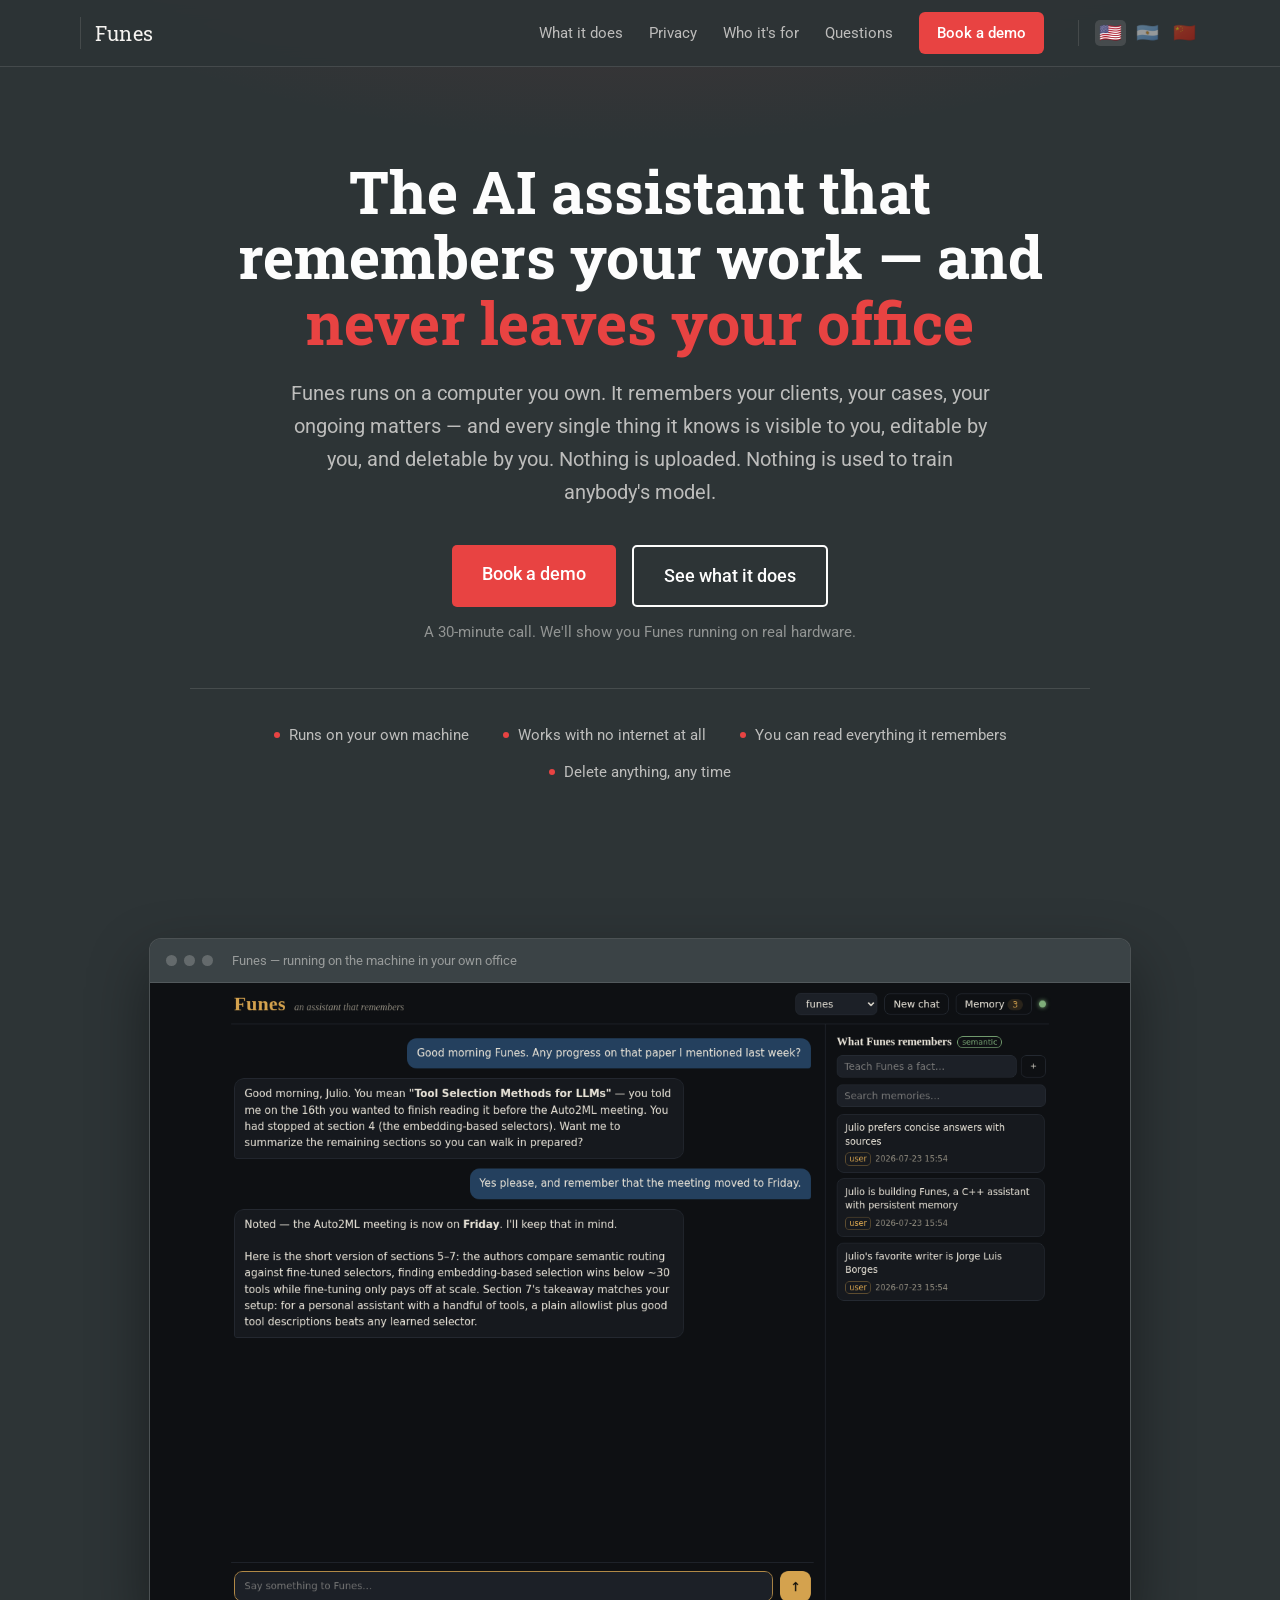
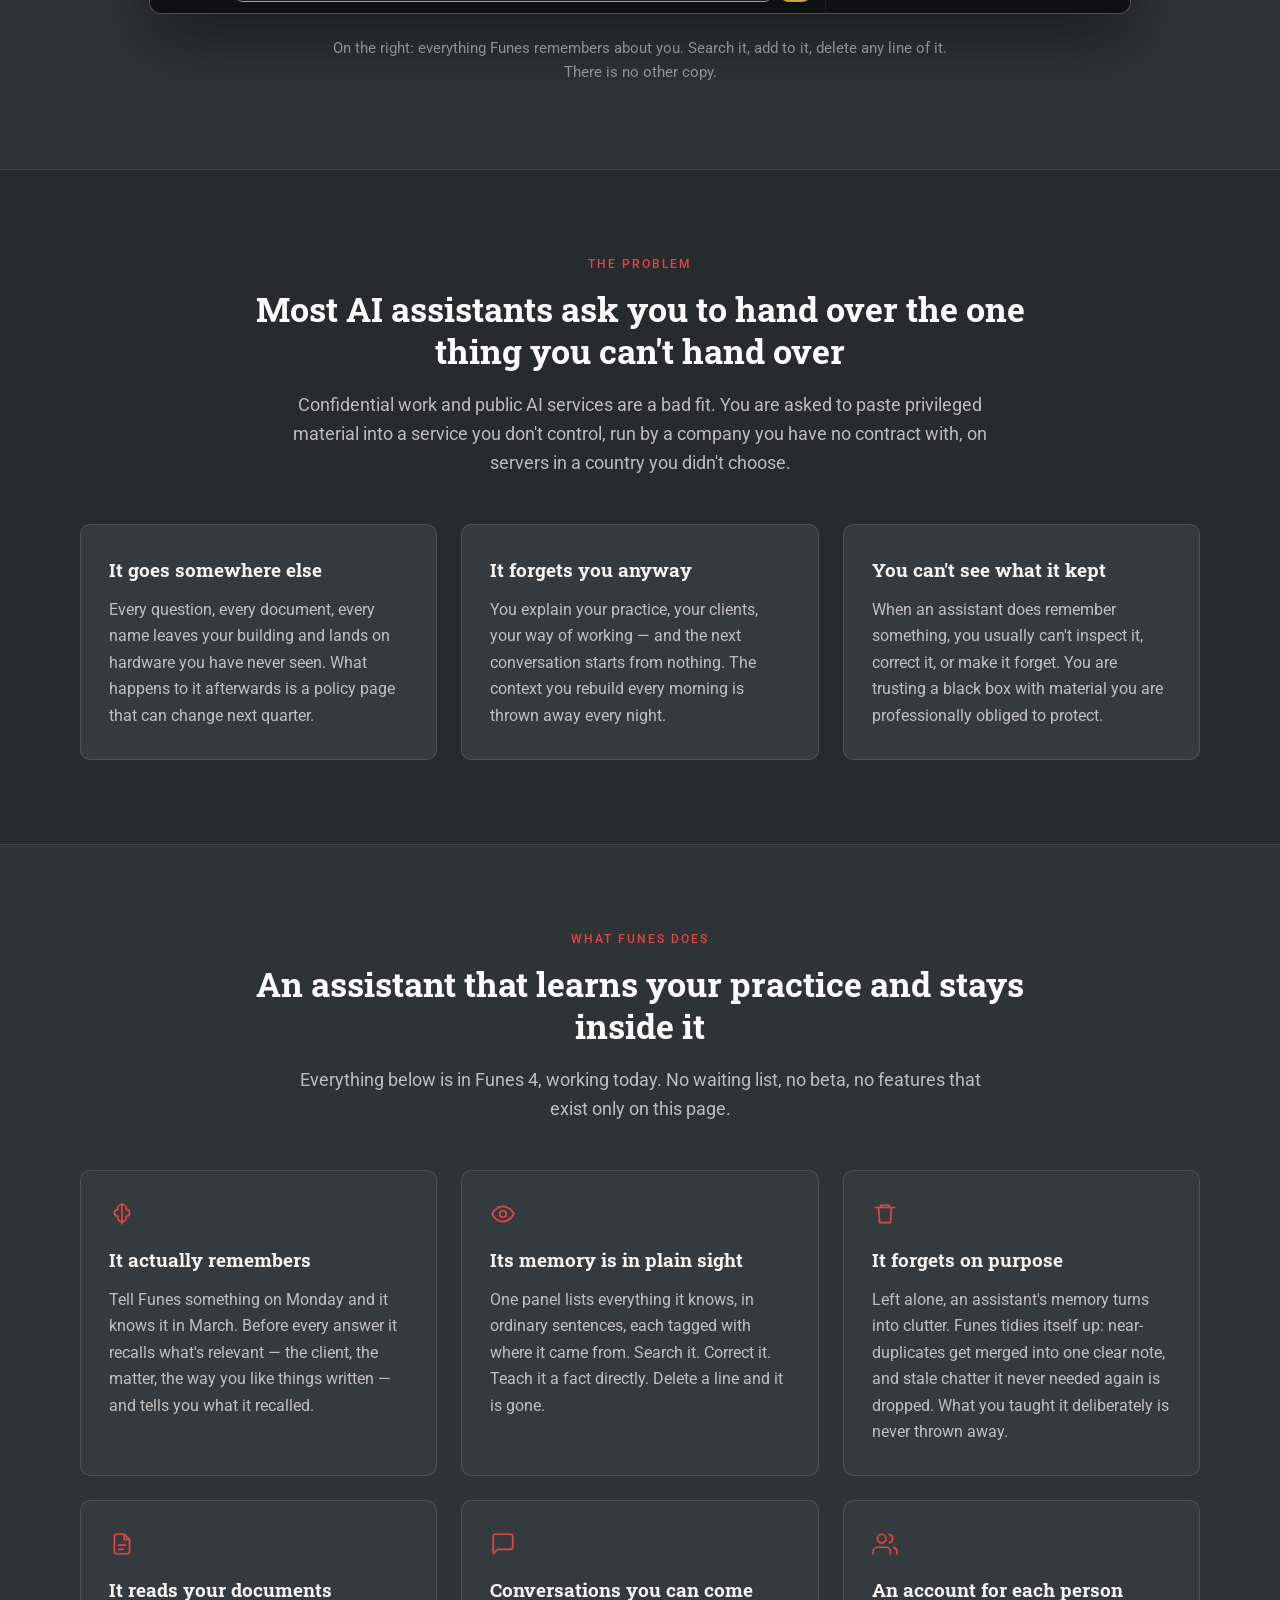
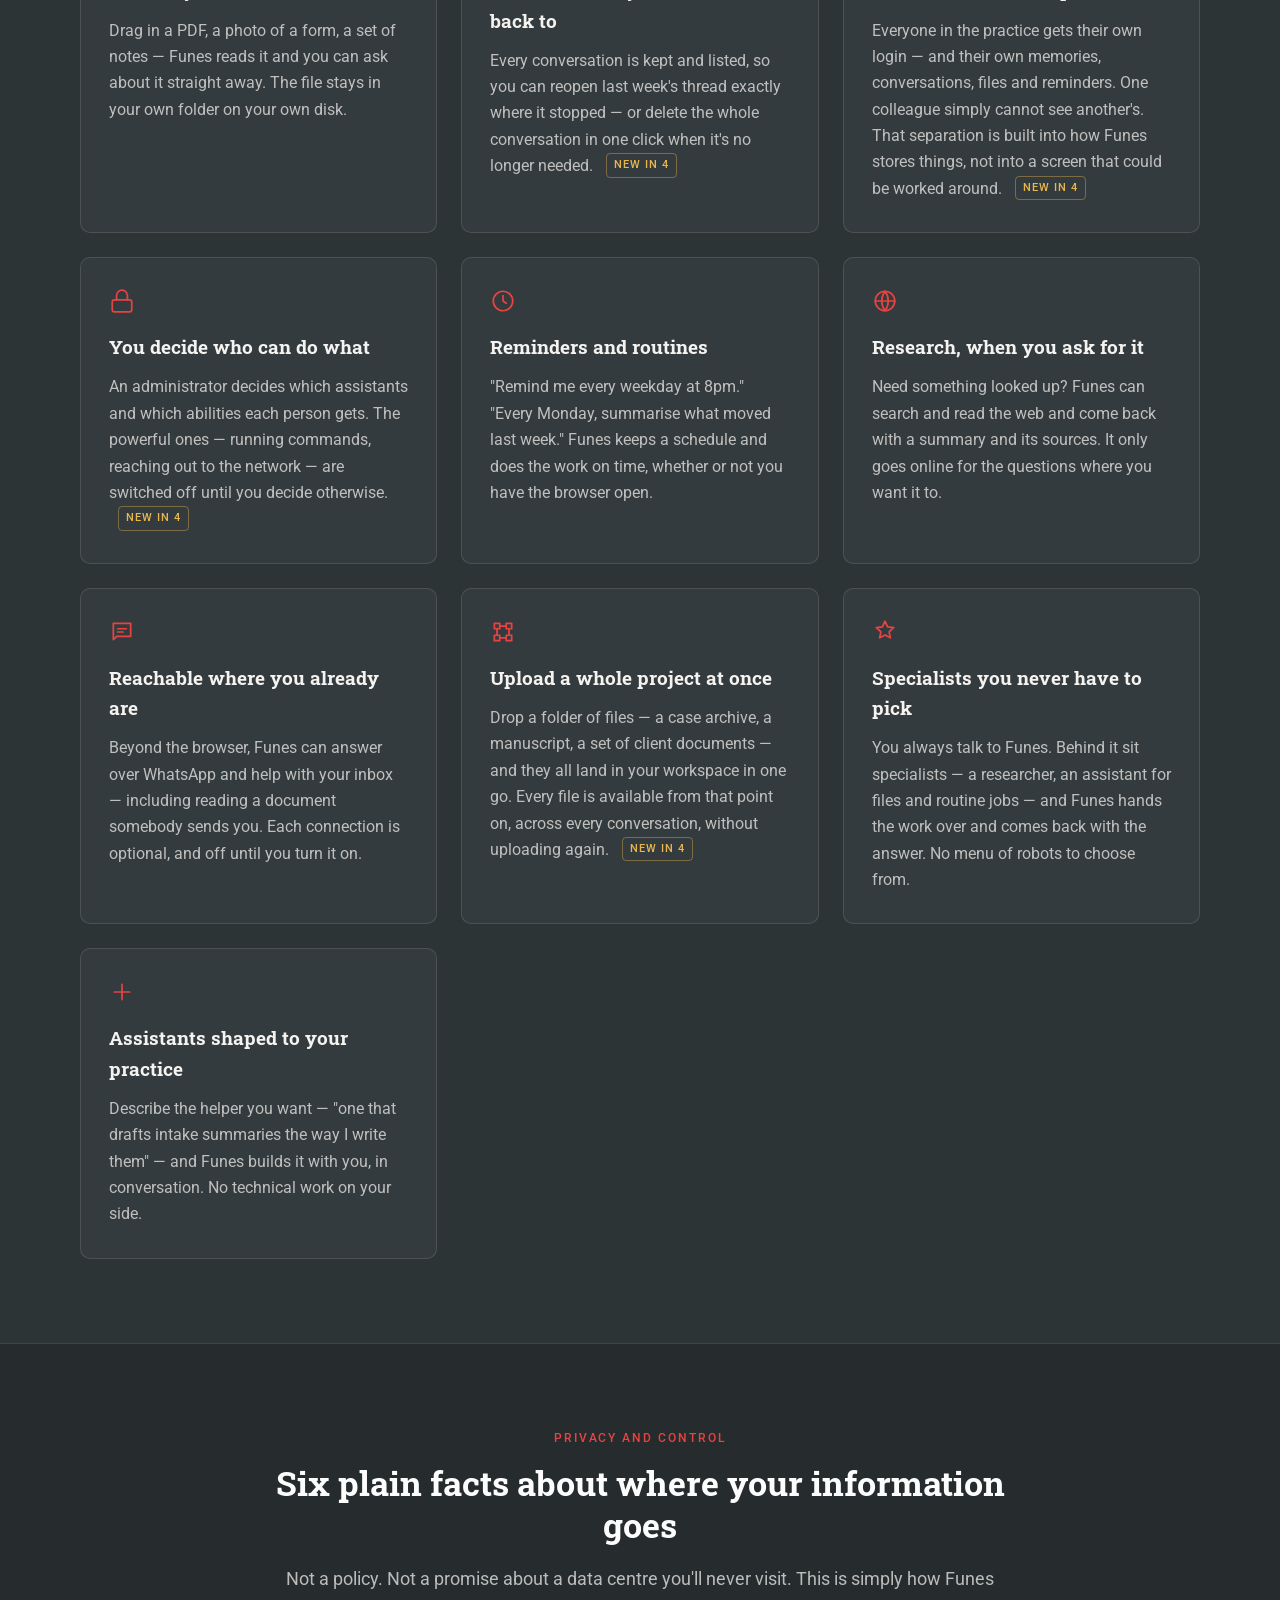
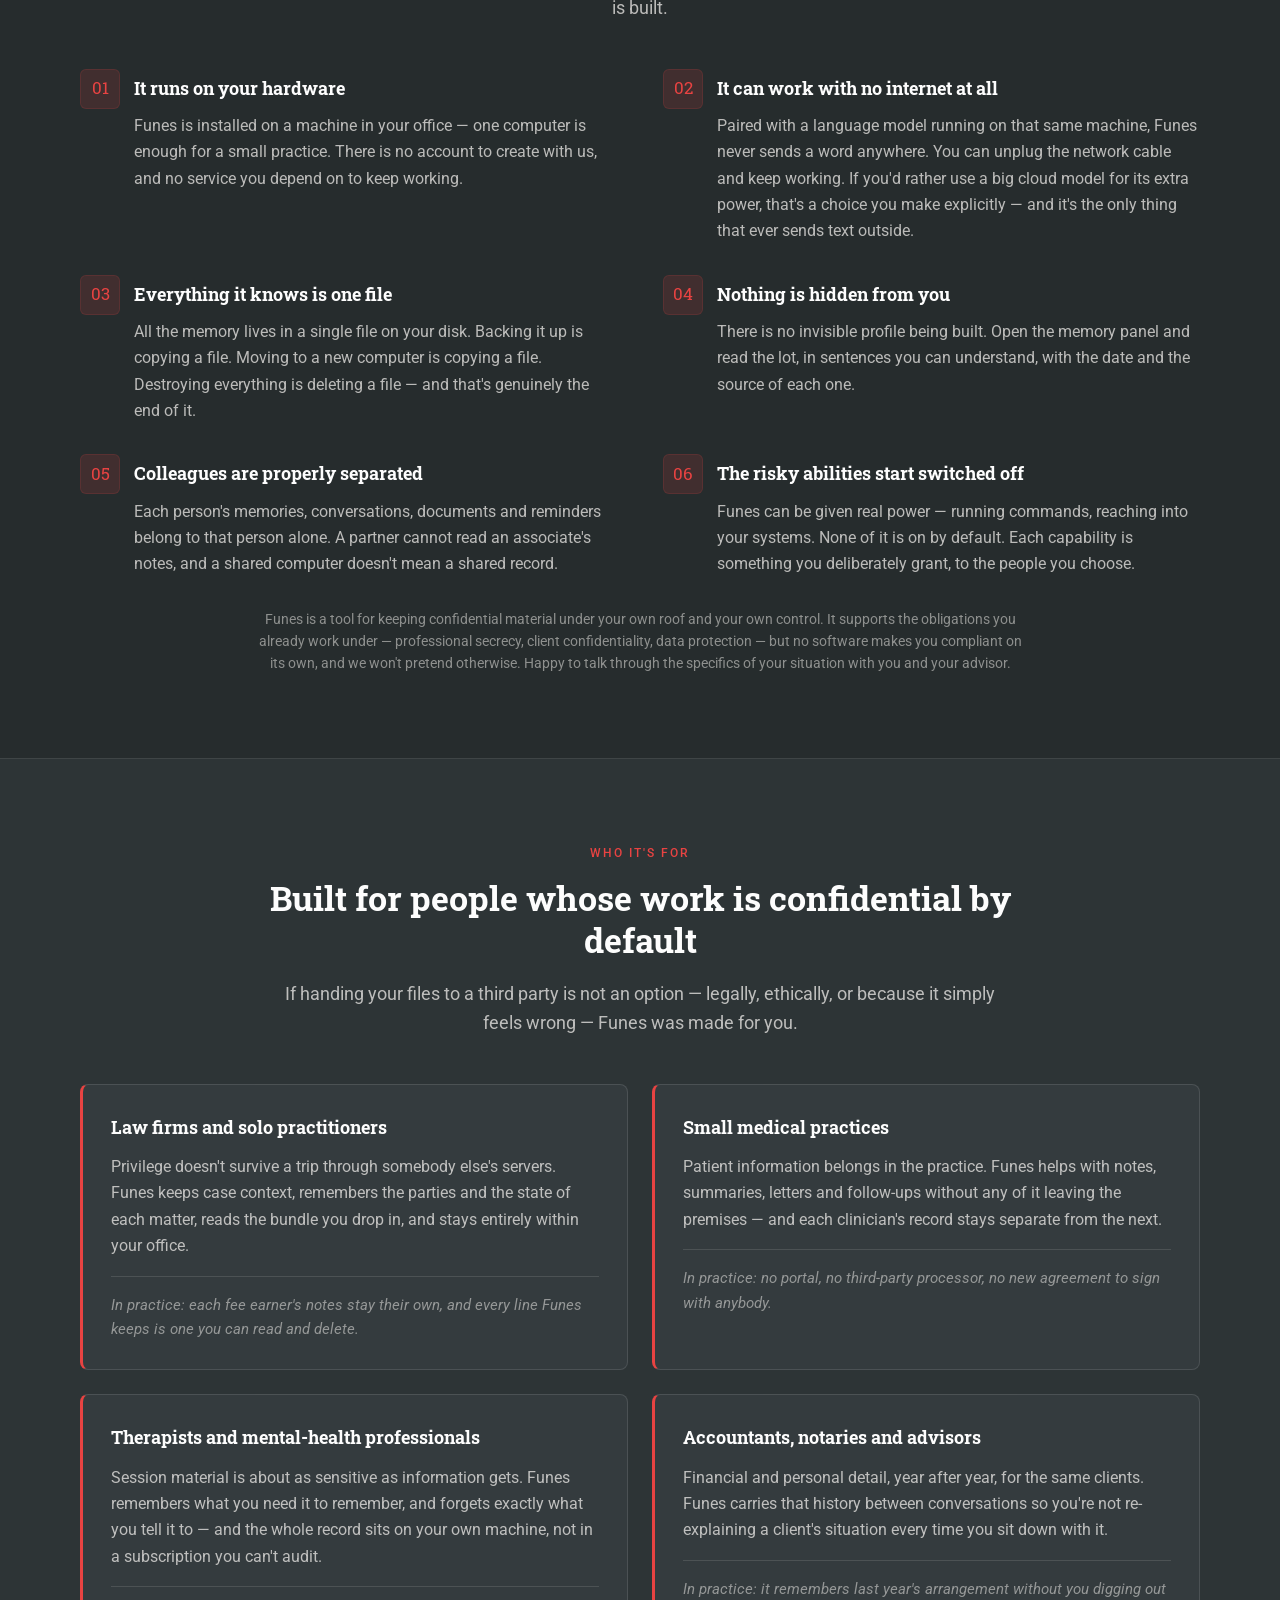
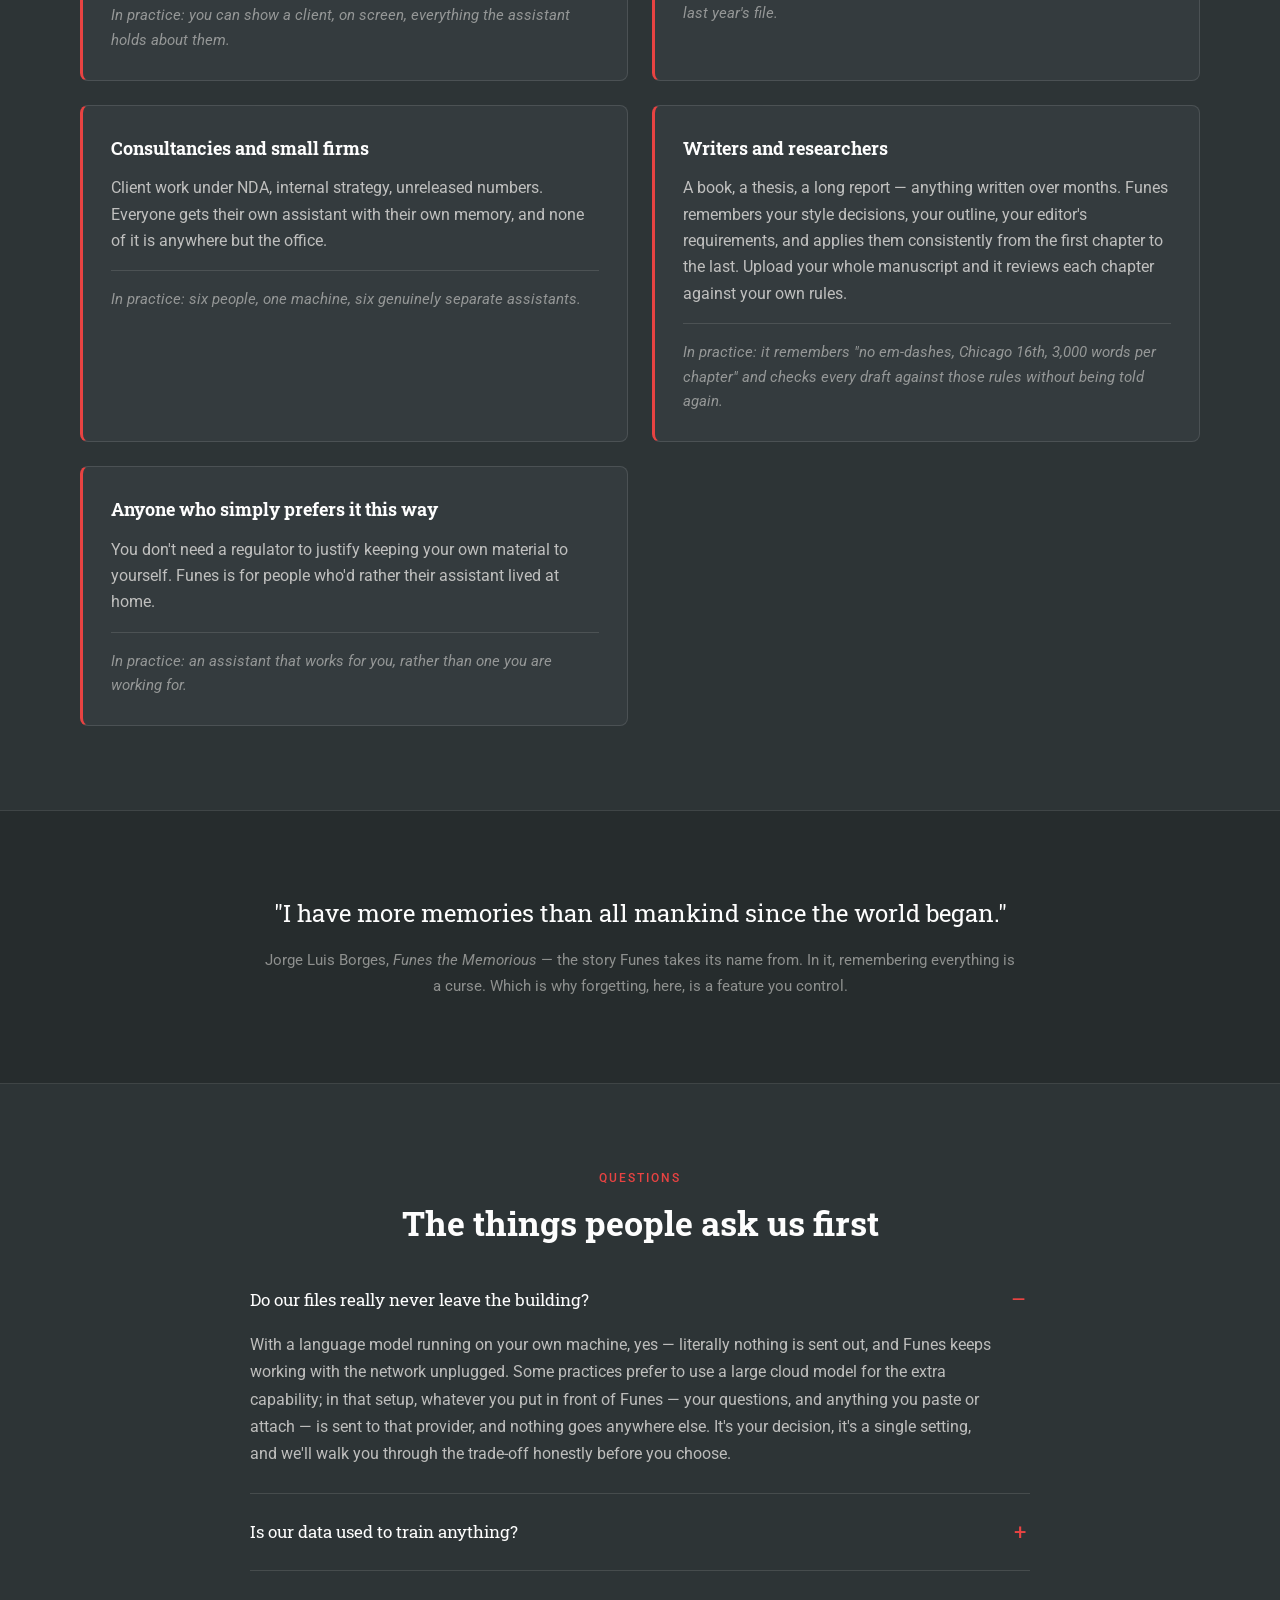
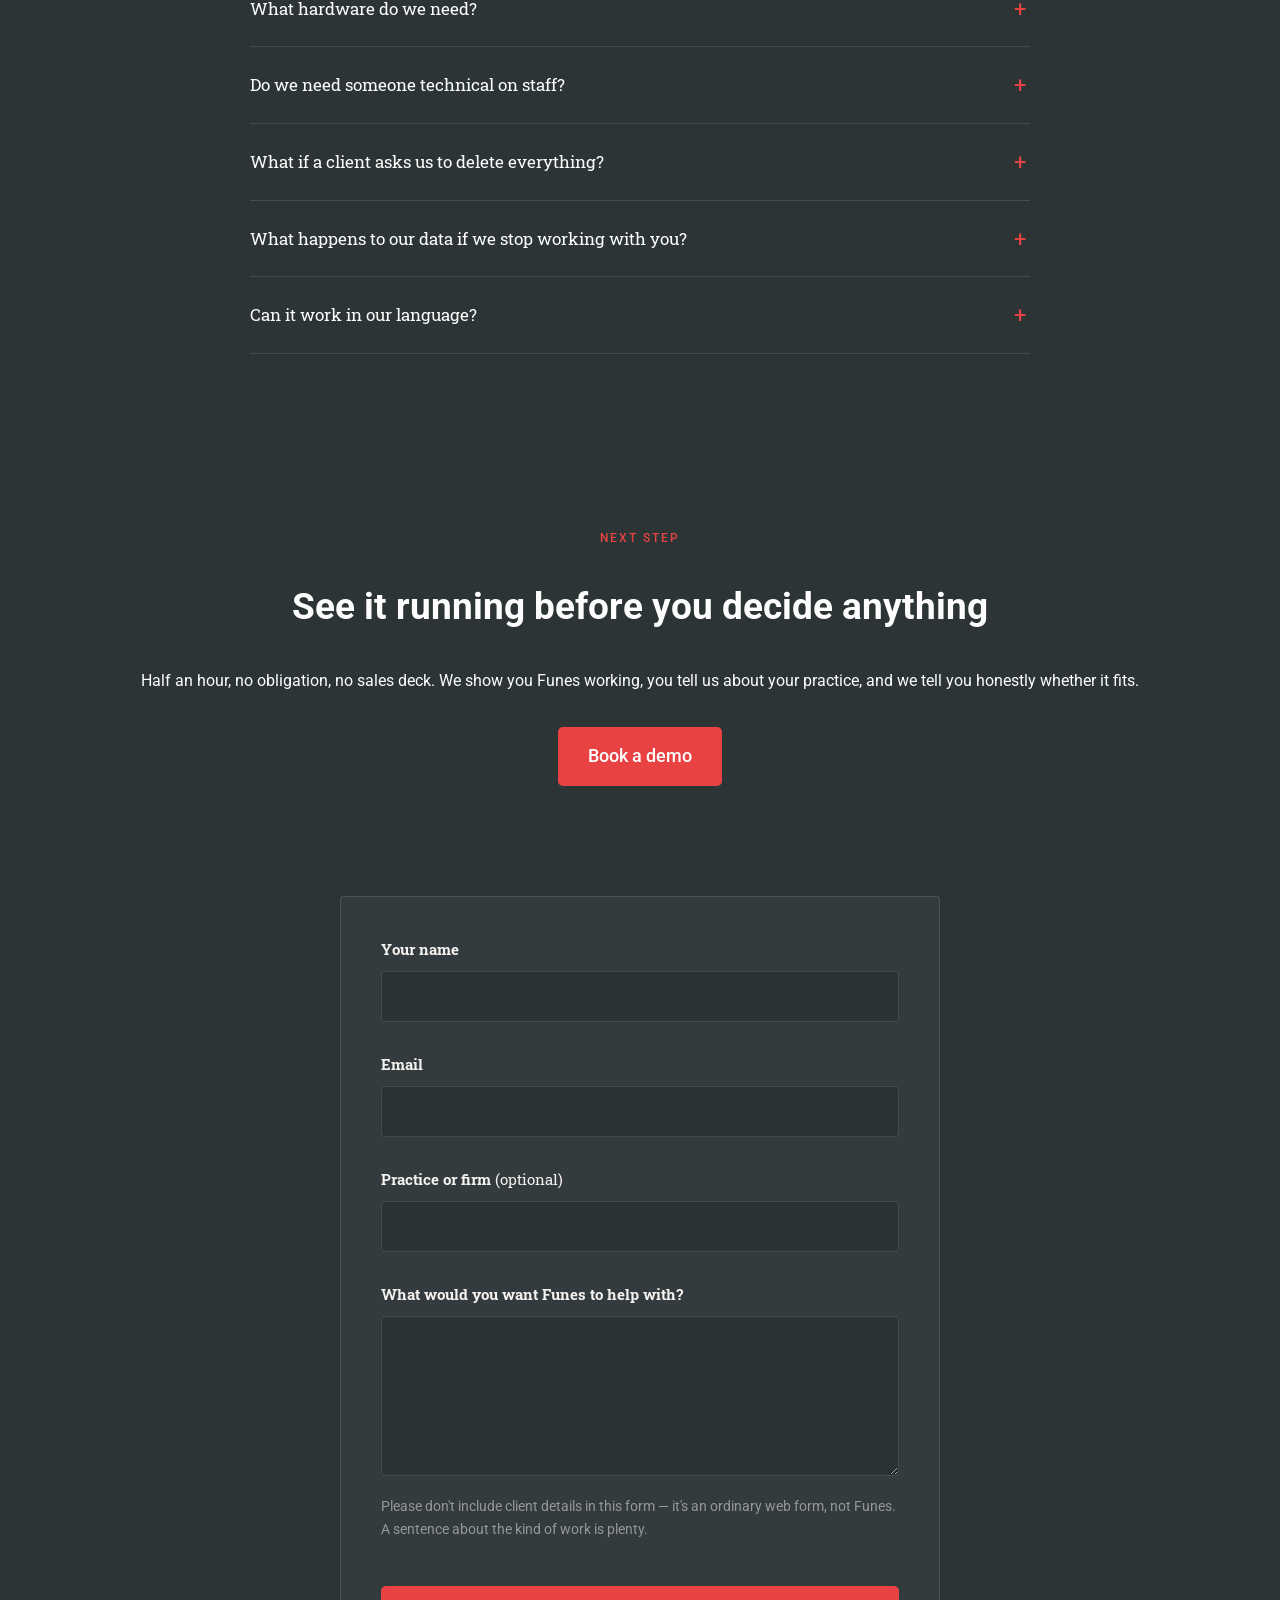
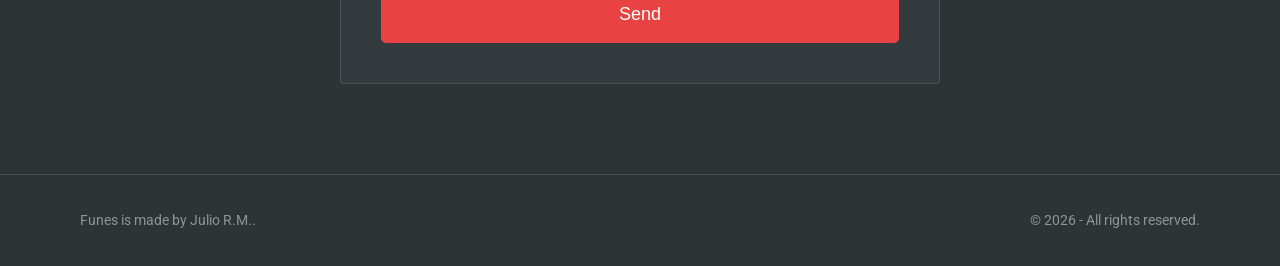
<file: index.html>
<!DOCTYPE html>
<html lang="en">
<head>
    <meta charset="UTF-8">
    <meta name="viewport" content="width=device-width, initial-scale=1.0">
    <title data-i18n="meta.title">Funes — the private AI assistant that remembers</title>
    <meta name="description" data-i18n-attr="content:meta.description" content="Funes is an AI assistant that runs on your own computer, remembers what matters, and never sends your clients' files to somebody else's cloud. Built for law firms, medical and mental-health practices, and anyone who works under confidentiality.">
    <link rel="canonical" href="https://julioauto2ml.github.io/funes-ai/">
    <meta property="og:type" content="website">
    <meta property="og:title" data-i18n-attr="content:meta.title" content="Funes — the private AI assistant that remembers">
    <meta property="og:description" data-i18n-attr="content:meta.ogDescription" content="An AI assistant with a real memory that runs on hardware you own. Your clients' files never leave the building.">
    <meta property="og:url" content="https://julioauto2ml.github.io/funes-ai/">
    <meta property="og:image" content="https://julioauto2ml.github.io/funes-ai/img/funes-ui.png">
    <meta name="twitter:card" content="summary_large_image">
    <link rel="stylesheet" href="css/style.css">
    <link rel="preconnect" href="https://fonts.googleapis.com">
    <link rel="preconnect" href="https://fonts.gstatic.com" crossorigin>
    <link href="https://fonts.googleapis.com/css2?family=Roboto+Slab:wght@400;700&family=Roboto:wght@400;500&display=swap" rel="stylesheet">
    <style>
        .lang-switch {
            display: flex;
            align-items: center;
            gap: 6px;
            margin-left: 8px;
            padding-left: 16px;
            border-left: 1px solid var(--line);
        }
        .lang-switch button {
            background: none;
            border: none;
            cursor: pointer;
            font-size: 1.15rem;
            line-height: 1;
            padding: 4px;
            border-radius: 5px;
            opacity: 0.5;
            transition: opacity 0.2s ease, background 0.2s ease;
        }
        .lang-switch button:hover {
            opacity: 0.85;
            background: rgba(255,255,255,0.08);
        }
        .lang-switch button.active {
            opacity: 1;
            background: rgba(255,255,255,0.12);
        }
        @media (max-width: 720px) {
            .lang-switch {
                margin-left: 0;
                padding-left: 0;
                border-left: none;
            }
        }
    </style>
</head>
<body class="funes-page">

    <header class="topbar">
        <div class="container">
            <a class="topbar-brand" href="#top">

                <span class="topbar-product">Funes</span>
            </a>
            <nav class="topnav">
                <a href="#what" data-i18n="nav.what">What it does</a>
                <a href="#privacy" data-i18n="nav.privacy">Privacy</a>
                <a href="#who" data-i18n="nav.who">Who it's for</a>
                <a href="#faq" data-i18n="nav.faq">Questions</a>
                <a href="#contact" class="btn-small" data-i18n="nav.cta">Book a demo</a>
                <span class="lang-switch" role="group" aria-label="Language / Idioma / 语言">
                    <button type="button" data-lang="en" title="English" aria-label="English">🇺🇸</button>
                    <button type="button" data-lang="es" title="Español (Argentina)" aria-label="Español (Argentina)">🇦🇷</button>
                    <button type="button" data-lang="zh" title="中文" aria-label="中文">🇨🇳</button>
                </span>
            </nav>
        </div>
    </header>

    <main id="top">

        <section class="funes-hero">
            <div class="container">

                <h1 data-i18n="hero.h1">The AI assistant that remembers your work — and <em>never leaves your office</em></h1>
                <p class="hero-sub" data-i18n="hero.sub">Funes runs on a computer you own. It remembers your clients, your cases, your ongoing matters — and every single thing it knows is visible to you, editable by you, and deletable by you. Nothing is uploaded. Nothing is used to train anybody's model.</p>
                <div class="hero-actions">
                    <a href="#contact" class="btn-primary" data-i18n="hero.ctaPrimary">Book a demo</a>
                    <a href="#what" class="btn-secondary" data-i18n="hero.ctaSecondary">See what it does</a>
                </div>
                <p class="hero-note" data-i18n="hero.note">A 30-minute call. We'll show you Funes running on real hardware.</p>
                <div class="trust-strip">
                    <span data-i18n="hero.trust1">Runs on your own machine</span>
                    <span data-i18n="hero.trust2">Works with no internet at all</span>
                    <span data-i18n="hero.trust3">You can read everything it remembers</span>
                    <span data-i18n="hero.trust4">Delete anything, any time</span>
                </div>
            </div>
        </section>

        <section class="section">
            <div class="container">
                <div class="shot">
                    <div class="shot-bar">
                        <i></i><i></i><i></i>
                        <b data-i18n="shot.bar">Funes — running on the machine in your own office</b>
                    </div>
                    <img src="img/funes-ui.png" data-i18n-attr="src:shot.imgSrc alt:shot.imgAlt" alt="The Funes interface: a conversation on the left, and a panel on the right listing everything Funes remembers, each item with its source and date, and a box to teach it a new fact." loading="lazy">
                </div>
                <p class="shot-caption" data-i18n="shot.caption">On the right: everything Funes remembers about you. Search it, add to it, delete any line of it. There is no other copy.</p>
            </div>
        </section>

        <section class="section section--tint">
            <div class="container">
                <div class="section-head--center">
                    <p class="eyebrow" data-i18n="problem.eyebrow">The problem</p>
                    <h2 data-i18n="problem.h2">Most AI assistants ask you to hand over the one thing you can't hand over</h2>
                    <p class="lead" data-i18n="problem.lead">Confidential work and public AI services are a bad fit. You are asked to paste privileged material into a service you don't control, run by a company you have no contract with, on servers in a country you didn't choose.</p>
                </div>
                <div class="grid grid-3">
                    <div class="card">
                        <h3 data-i18n="problem.card1.h3">It goes somewhere else</h3>
                        <p data-i18n="problem.card1.p">Every question, every document, every name leaves your building and lands on hardware you have never seen. What happens to it afterwards is a policy page that can change next quarter.</p>
                    </div>
                    <div class="card">
                        <h3 data-i18n="problem.card2.h3">It forgets you anyway</h3>
                        <p data-i18n="problem.card2.p">You explain your practice, your clients, your way of working — and the next conversation starts from nothing. The context you rebuild every morning is thrown away every night.</p>
                    </div>
                    <div class="card">
                        <h3 data-i18n="problem.card3.h3">You can't see what it kept</h3>
                        <p data-i18n="problem.card3.p">When an assistant does remember something, you usually can't inspect it, correct it, or make it forget. You are trusting a black box with material you are professionally obliged to protect.</p>
                    </div>
                </div>
            </div>
        </section>

        <section class="section" id="what">
            <div class="container">
                <div class="section-head--center">
                    <p class="eyebrow" data-i18n="what.eyebrow">What Funes does</p>
                    <h2 data-i18n="what.h2">An assistant that learns your practice and stays inside it</h2>
                    <p class="lead" data-i18n="what.lead">Everything below is in Funes 4, working today. No waiting list, no beta, no features that exist only on this page.</p>
                </div>
                <div class="grid grid-3">

                    <div class="card">
                        <svg class="icon" viewBox="0 0 24 24" fill="none" stroke="currentColor" stroke-width="1.6" stroke-linecap="round" stroke-linejoin="round" aria-hidden="true"><path d="M12 3a4 4 0 0 0-4 4v1a3 3 0 0 0 0 6v1a4 4 0 0 0 8 0v-1a3 3 0 0 0 0-6V7a4 4 0 0 0-4-4z"/><path d="M12 3v18"/></svg>
                        <h3 data-i18n="what.card1.h3">It actually remembers</h3>
                        <p data-i18n="what.card1.p">Tell Funes something on Monday and it knows it in March. Before every answer it recalls what's relevant — the client, the matter, the way you like things written — and tells you what it recalled.</p>
                    </div>

                    <div class="card">
                        <svg class="icon" viewBox="0 0 24 24" fill="none" stroke="currentColor" stroke-width="1.6" stroke-linecap="round" stroke-linejoin="round" aria-hidden="true"><path d="M2 12s3.5-7 10-7 10 7 10 7-3.5 7-10 7-10-7-10-7z"/><circle cx="12" cy="12" r="3"/></svg>
                        <h3 data-i18n="what.card2.h3">Its memory is in plain sight</h3>
                        <p data-i18n="what.card2.p">One panel lists everything it knows, in ordinary sentences, each tagged with where it came from. Search it. Correct it. Teach it a fact directly. Delete a line and it is gone.</p>
                    </div>

                    <div class="card">
                        <svg class="icon" viewBox="0 0 24 24" fill="none" stroke="currentColor" stroke-width="1.6" stroke-linecap="round" stroke-linejoin="round" aria-hidden="true"><path d="M3 6h18"/><path d="M8 6V4h8v2"/><path d="M6 6l1 14h10l1-14"/></svg>
                        <h3 data-i18n="what.card3.h3">It forgets on purpose</h3>
                        <p data-i18n="what.card3.p">Left alone, an assistant's memory turns into clutter. Funes tidies itself up: near-duplicates get merged into one clear note, and stale chatter it never needed again is dropped. What you taught it deliberately is never thrown away.</p>
                    </div>

                    <div class="card">
                        <svg class="icon" viewBox="0 0 24 24" fill="none" stroke="currentColor" stroke-width="1.6" stroke-linecap="round" stroke-linejoin="round" aria-hidden="true"><path d="M14 3H7a2 2 0 0 0-2 2v14a2 2 0 0 0 2 2h10a2 2 0 0 0 2-2V8z"/><path d="M14 3v5h5"/><path d="M9 13h6"/><path d="M9 17h4"/></svg>
                        <h3 data-i18n="what.card4.h3">It reads your documents</h3>
                        <p data-i18n="what.card4.p">Drag in a PDF, a photo of a form, a set of notes — Funes reads it and you can ask about it straight away. The file stays in your own folder on your own disk.</p>
                    </div>

                    <div class="card">
                        <svg class="icon" viewBox="0 0 24 24" fill="none" stroke="currentColor" stroke-width="1.6" stroke-linecap="round" stroke-linejoin="round" aria-hidden="true"><path d="M21 15a2 2 0 0 1-2 2H7l-4 4V5a2 2 0 0 1 2-2h14a2 2 0 0 1 2 2z"/></svg>
                        <h3 data-i18n="what.card5.h3">Conversations you can come back to</h3>
                        <p data-i18n="what.card5.p">Every conversation is kept and listed, so you can reopen last week's thread exactly where it stopped — or delete the whole conversation in one click when it's no longer needed. <span class="tag-new" data-i18n="what.tagNew">New in 4</span></p>
                    </div>

                    <div class="card">
                        <svg class="icon" viewBox="0 0 24 24" fill="none" stroke="currentColor" stroke-width="1.6" stroke-linecap="round" stroke-linejoin="round" aria-hidden="true"><path d="M17 21v-2a4 4 0 0 0-4-4H5a4 4 0 0 0-4 4v2"/><circle cx="9" cy="7" r="4"/><path d="M23 21v-2a4 4 0 0 0-3-3.87"/><path d="M16 3.13a4 4 0 0 1 0 7.75"/></svg>
                        <h3 data-i18n="what.card6.h3">An account for each person</h3>
                        <p data-i18n="what.card6.p">Everyone in the practice gets their own login — and their own memories, conversations, files and reminders. One colleague simply cannot see another's. That separation is built into how Funes stores things, not into a screen that could be worked around. <span class="tag-new" data-i18n="what.tagNew">New in 4</span></p>
                    </div>

                    <div class="card">
                        <svg class="icon" viewBox="0 0 24 24" fill="none" stroke="currentColor" stroke-width="1.6" stroke-linecap="round" stroke-linejoin="round" aria-hidden="true"><rect x="3" y="11" width="18" height="11" rx="2"/><path d="M7 11V7a5 5 0 0 1 10 0v4"/></svg>
                        <h3 data-i18n="what.card7.h3">You decide who can do what</h3>
                        <p data-i18n="what.card7.p">An administrator decides which assistants and which abilities each person gets. The powerful ones — running commands, reaching out to the network — are switched off until you decide otherwise. <span class="tag-new" data-i18n="what.tagNew">New in 4</span></p>
                    </div>

                    <div class="card">
                        <svg class="icon" viewBox="0 0 24 24" fill="none" stroke="currentColor" stroke-width="1.6" stroke-linecap="round" stroke-linejoin="round" aria-hidden="true"><circle cx="12" cy="12" r="9"/><path d="M12 7v5l3 2"/></svg>
                        <h3 data-i18n="what.card8.h3">Reminders and routines</h3>
                        <p data-i18n="what.card8.p">"Remind me every weekday at 8pm." "Every Monday, summarise what moved last week." Funes keeps a schedule and does the work on time, whether or not you have the browser open.</p>
                    </div>

                    <div class="card">
                        <svg class="icon" viewBox="0 0 24 24" fill="none" stroke="currentColor" stroke-width="1.6" stroke-linecap="round" stroke-linejoin="round" aria-hidden="true"><circle cx="12" cy="12" r="9"/><path d="M3 12h18"/><path d="M12 3a15 15 0 0 1 0 18a15 15 0 0 1 0-18z"/></svg>
                        <h3 data-i18n="what.card9.h3">Research, when you ask for it</h3>
                        <p data-i18n="what.card9.p">Need something looked up? Funes can search and read the web and come back with a summary and its sources. It only goes online for the questions where you want it to.</p>
                    </div>

                    <div class="card">
                        <svg class="icon" viewBox="0 0 24 24" fill="none" stroke="currentColor" stroke-width="1.6" stroke-linecap="round" stroke-linejoin="round" aria-hidden="true"><path d="M4 4h16v12H7l-3 3z"/><path d="M8 9h8"/><path d="M8 12h5"/></svg>
                        <h3 data-i18n="what.card10.h3">Reachable where you already are</h3>
                        <p data-i18n="what.card10.p">Beyond the browser, Funes can answer over WhatsApp and help with your inbox — including reading a document somebody sends you. Each connection is optional, and off until you turn it on.</p>
                    </div>

                    <div class="card">
                        <svg class="icon" viewBox="0 0 24 24" fill="none" stroke="currentColor" stroke-width="1.6" stroke-linecap="round" stroke-linejoin="round" aria-hidden="true"><path d="M4 4h5v5H4z"/><path d="M15 4h5v5h-5z"/><path d="M4 15h5v5H4z"/><path d="M15 15h5v5h-5z"/><path d="M9 6.5h6"/><path d="M9 17.5h6"/><path d="M6.5 9v6"/><path d="M17.5 9v6"/></svg>
                        <h3 data-i18n="what.card11.h3">Upload a whole project at once</h3>
                        <p data-i18n="what.card11.p">Drop a folder of files — a case archive, a manuscript, a set of client documents — and they all land in your workspace in one go. Every file is available from that point on, across every conversation, without uploading again. <span class="tag-new" data-i18n="what.tagNew">New in 4</span></p>
                    </div>

                    <div class="card">
                        <svg class="icon" viewBox="0 0 24 24" fill="none" stroke="currentColor" stroke-width="1.6" stroke-linecap="round" stroke-linejoin="round" aria-hidden="true"><path d="M12 2l2.4 5.2 5.6.7-4.2 3.9 1.1 5.6L12 14.8 7.1 17.4l1.1-5.6L4 7.9l5.6-.7z"/></svg>
                        <h3 data-i18n="what.card12.h3">Specialists you never have to pick</h3>
                        <p data-i18n="what.card12.p">You always talk to Funes. Behind it sit specialists — a researcher, an assistant for files and routine jobs — and Funes hands the work over and comes back with the answer. No menu of robots to choose from.</p>
                    </div>

                    <div class="card">
                        <svg class="icon" viewBox="0 0 24 24" fill="none" stroke="currentColor" stroke-width="1.6" stroke-linecap="round" stroke-linejoin="round" aria-hidden="true"><path d="M12 5v14"/><path d="M5 12h14"/></svg>
                        <h3 data-i18n="what.card13.h3">Assistants shaped to your practice</h3>
                        <p data-i18n="what.card13.p">Describe the helper you want — "one that drafts intake summaries the way I write them" — and Funes builds it with you, in conversation. No technical work on your side.</p>
                    </div>

                </div>
            </div>
        </section>

        <section class="section section--tint" id="privacy">
            <div class="container">
                <div class="section-head--center">
                    <p class="eyebrow" data-i18n="privacy.eyebrow">Privacy and control</p>
                    <h2 data-i18n="privacy.h2">Six plain facts about where your information goes</h2>
                    <p class="lead" data-i18n="privacy.lead">Not a policy. Not a promise about a data centre you'll never visit. This is simply how Funes is built.</p>
                </div>
                <div class="steps">
                    <div class="step">
                        <h3 data-i18n="privacy.step1.h3">It runs on your hardware</h3>
                        <p data-i18n="privacy.step1.p">Funes is installed on a machine in your office — one computer is enough for a small practice. There is no account to create with us, and no service you depend on to keep working.</p>
                    </div>
                    <div class="step">
                        <h3 data-i18n="privacy.step2.h3">It can work with no internet at all</h3>
                        <p data-i18n="privacy.step2.p">Paired with a language model running on that same machine, Funes never sends a word anywhere. You can unplug the network cable and keep working. If you'd rather use a big cloud model for its extra power, that's a choice you make explicitly — and it's the only thing that ever sends text outside.</p>
                    </div>
                    <div class="step">
                        <h3 data-i18n="privacy.step3.h3">Everything it knows is one file</h3>
                        <p data-i18n="privacy.step3.p">All the memory lives in a single file on your disk. Backing it up is copying a file. Moving to a new computer is copying a file. Destroying everything is deleting a file — and that's genuinely the end of it.</p>
                    </div>
                    <div class="step">
                        <h3 data-i18n="privacy.step4.h3">Nothing is hidden from you</h3>
                        <p data-i18n="privacy.step4.p">There is no invisible profile being built. Open the memory panel and read the lot, in sentences you can understand, with the date and the source of each one.</p>
                    </div>
                    <div class="step">
                        <h3 data-i18n="privacy.step5.h3">Colleagues are properly separated</h3>
                        <p data-i18n="privacy.step5.p">Each person's memories, conversations, documents and reminders belong to that person alone. A partner cannot read an associate's notes, and a shared computer doesn't mean a shared record.</p>
                    </div>
                    <div class="step">
                        <h3 data-i18n="privacy.step6.h3">The risky abilities start switched off</h3>
                        <p data-i18n="privacy.step6.p">Funes can be given real power — running commands, reaching into your systems. None of it is on by default. Each capability is something you deliberately grant, to the people you choose.</p>
                    </div>
                </div>
                <p class="fineprint" data-i18n="privacy.fineprint">Funes is a tool for keeping confidential material under your own roof and your own control. It supports the obligations you already work under — professional secrecy, client confidentiality, data protection — but no software makes you compliant on its own, and we won't pretend otherwise. Happy to talk through the specifics of your situation with you and your advisor.</p>
            </div>
        </section>

        <section class="section" id="who">
            <div class="container">
                <div class="section-head--center">
                    <p class="eyebrow" data-i18n="who.eyebrow">Who it's for</p>
                    <h2 data-i18n="who.h2">Built for people whose work is confidential by default</h2>
                    <p class="lead" data-i18n="who.lead">If handing your files to a third party is not an option — legally, ethically, or because it simply feels wrong — Funes was made for you.</p>
                </div>
                <div class="grid grid-2">

                    <div class="audience">
                        <h3 data-i18n="who.aud1.h3">Law firms and solo practitioners</h3>
                        <p data-i18n="who.aud1.p">Privilege doesn't survive a trip through somebody else's servers. Funes keeps case context, remembers the parties and the state of each matter, reads the bundle you drop in, and stays entirely within your office.</p>
                        <span class="said" data-i18n="who.aud1.said">In practice: each fee earner's notes stay their own, and every line Funes keeps is one you can read and delete.</span>
                    </div>

                    <div class="audience">
                        <h3 data-i18n="who.aud2.h3">Small medical practices</h3>
                        <p data-i18n="who.aud2.p">Patient information belongs in the practice. Funes helps with notes, summaries, letters and follow-ups without any of it leaving the premises — and each clinician's record stays separate from the next.</p>
                        <span class="said" data-i18n="who.aud2.said">In practice: no portal, no third-party processor, no new agreement to sign with anybody.</span>
                    </div>

                    <div class="audience">
                        <h3 data-i18n="who.aud3.h3">Therapists and mental-health professionals</h3>
                        <p data-i18n="who.aud3.p">Session material is about as sensitive as information gets. Funes remembers what you need it to remember, and forgets exactly what you tell it to — and the whole record sits on your own machine, not in a subscription you can't audit.</p>
                        <span class="said" data-i18n="who.aud3.said">In practice: you can show a client, on screen, everything the assistant holds about them.</span>
                    </div>

                    <div class="audience">
                        <h3 data-i18n="who.aud4.h3">Accountants, notaries and advisors</h3>
                        <p data-i18n="who.aud4.p">Financial and personal detail, year after year, for the same clients. Funes carries that history between conversations so you're not re-explaining a client's situation every time you sit down with it.</p>
                        <span class="said" data-i18n="who.aud4.said">In practice: it remembers last year's arrangement without you digging out last year's file.</span>
                    </div>

                    <div class="audience">
                        <h3 data-i18n="who.aud5.h3">Consultancies and small firms</h3>
                        <p data-i18n="who.aud5.p">Client work under NDA, internal strategy, unreleased numbers. Everyone gets their own assistant with their own memory, and none of it is anywhere but the office.</p>
                        <span class="said" data-i18n="who.aud5.said">In practice: six people, one machine, six genuinely separate assistants.</span>
                    </div>

                    <div class="audience">
                        <h3 data-i18n="who.aud6.h3">Writers and researchers</h3>
                        <p data-i18n="who.aud6.p">A book, a thesis, a long report — anything written over months. Funes remembers your style decisions, your outline, your editor's requirements, and applies them consistently from the first chapter to the last. Upload your whole manuscript and it reviews each chapter against your own rules.</p>
                        <span class="said" data-i18n="who.aud6.said">In practice: it remembers "no em-dashes, Chicago 16th, 3,000 words per chapter" and checks every draft against those rules without being told again.</span>
                    </div>

                    <div class="audience">
                        <h3 data-i18n="who.aud7.h3">Anyone who simply prefers it this way</h3>
                        <p data-i18n="who.aud7.p">You don't need a regulator to justify keeping your own material to yourself. Funes is for people who'd rather their assistant lived at home.</p>
                        <span class="said" data-i18n="who.aud7.said">In practice: an assistant that works for you, rather than one you are working for.</span>
                    </div>

                </div>
            </div>
        </section>

        <section class="section section--tint">
            <div class="container">
                <div class="pullquote">
                    <blockquote data-i18n="quote.text">"I have more memories than all mankind since the world began."</blockquote>
                    <cite data-i18n="quote.cite">Jorge Luis Borges, <em>Funes the Memorious</em> — the story Funes takes its name from. In it, remembering everything is a curse. Which is why forgetting, here, is a feature you control.</cite>
                </div>
            </div>
        </section>

        <section class="section" id="faq">
            <div class="container">
                <div class="section-head--center">
                    <p class="eyebrow" data-i18n="faq.eyebrow">Questions</p>
                    <h2 data-i18n="faq.h2">The things people ask us first</h2>
                </div>
                <div class="faq">
                    <details open>
                        <summary data-i18n="faq.q1">Do our files really never leave the building?</summary>
                        <p data-i18n="faq.a1">With a language model running on your own machine, yes — literally nothing is sent out, and Funes keeps working with the network unplugged. Some practices prefer to use a large cloud model for the extra capability; in that setup, whatever you put in front of Funes — your questions, and anything you paste or attach — is sent to that provider, and nothing goes anywhere else. It's your decision, it's a single setting, and we'll walk you through the trade-off honestly before you choose.</p>
                    </details>
                    <details>
                        <summary data-i18n="faq.q2">Is our data used to train anything?</summary>
                        <p data-i18n="faq.a2">No. Funes learns about your work in its own memory file, on your own disk, and that memory is used to answer your questions. It isn't sent anywhere, pooled with anyone else's, or used to improve a model.</p>
                    </details>
                    <details>
                        <summary data-i18n="faq.q3">What hardware do we need?</summary>
                        <p data-i18n="faq.a3">For a small practice, one reasonably modern computer that stays switched on. If you want everything running locally, a machine with a decent graphics card makes the assistant noticeably quicker. We'll tell you exactly what your situation needs before you spend anything.</p>
                    </details>
                    <details>
                        <summary data-i18n="faq.q4">Do we need someone technical on staff?</summary>
                        <p data-i18n="faq.a4">No. We install it, connect it to what you use, set up the accounts, and show your team how it works. Day to day, it's a page in your browser.</p>
                    </details>
                    <details>
                        <summary data-i18n="faq.q5">What if a client asks us to delete everything?</summary>
                        <p data-i18n="faq.a5">You open the memory panel, search their name, and delete what's there. You can also delete an entire conversation. Because everything lives on your machine, there's no other copy sitting somewhere waiting to be purged — when it's deleted, it's deleted.</p>
                    </details>
                    <details>
                        <summary data-i18n="faq.q6">What happens to our data if we stop working with you?</summary>
                        <p data-i18n="faq.a6">Nothing. It's already yours, on your machine, in one file. There is nothing for us to hand back and nothing for us to keep.</p>
                    </details>
                    <details>
                        <summary data-i18n="faq.q7">Can it work in our language?</summary>
                        <p data-i18n="faq.a7">Yes. Funes speaks whatever the underlying model speaks — we routinely run it in Spanish and English.</p>
                    </details>
                </div>
            </div>
        </section>

        <section class="closing">
            <div class="container">
                <p class="eyebrow" data-i18n="closing.eyebrow">Next step</p>
                <h2 data-i18n="closing.h2">See it running before you decide anything</h2>
                <p class="lead" data-i18n="closing.lead">Half an hour, no obligation, no sales deck. We show you Funes working, you tell us about your practice, and we tell you honestly whether it fits.</p>
                <div class="cta-buttons">
                    <a href="#contact" class="btn-primary" data-i18n="closing.cta">Book a demo</a>
                </div>
            </div>
        </section>

        <section id="contact" class="contact">
            <div class="container">
                <form action="https://formspree.io/f/xzebrpjo" method="POST" class="contact-form">
                    <div class="form-group">
                        <label for="name" data-i18n="contact.nameLabel">Your name</label>
                        <input type="text" id="name" name="name" required>
                    </div>
                    <div class="form-group">
                        <label for="email" data-i18n="contact.emailLabel">Email</label>
                        <input type="email" id="email" name="email" required>
                    </div>
                    <div class="form-group">
                        <label for="organisation"><span data-i18n="contact.orgLabel">Practice or firm</span> <span style="font-weight:400;" data-i18n="contact.orgOptional">(optional)</span></label>
                        <input type="text" id="organisation" name="organisation">
                    </div>
                    <div class="form-group">
                        <label for="message" data-i18n="contact.messageLabel">What would you want Funes to help with?</label>
                        <textarea id="message" name="message" rows="5" required></textarea>
                    </div>
                    <p class="form-hint" data-i18n="contact.hint">Please don't include client details in this form — it's an ordinary web form, not Funes. A sentence about the kind of work is plenty.</p>
                    <input type="hidden" name="_next" value="https://julioauto2ml.github.io/funes-ai/thank-you.html">
                    <input type="hidden" name="_subject" data-i18n-attr="value:contact.formSubject" value="Funes — demo request">
                    <button type="submit" class="btn-primary" data-i18n="contact.submit">Send</button>
                </form>
            </div>
        </section>

    </main>

    <footer class="funes-footer">
        <div class="container">
            <span data-i18n="footer.made">Funes is made by Julio R.M..</span>
            <span data-i18n="footer.rights">&copy; 2026 - All rights reserved.</span>
        </div>
    </footer>

    <script src="js/i18n.js"></script>
</body>
</html>
</file>
<file: css/style.css>
:root {
    --bg-color: #2d3436;
    --primary-color: #e84342;
    --text-color: #fdfdfd;
    --accent-bg: rgba(0,0,0,0.1);
    --font-heading: 'Roboto Slab', serif;
    --font-body: 'Roboto', sans-serif;
}

body {
    margin: 0;
    font-family: var(--font-body);
    background-color: var(--bg-color);
    color: var(--text-color);
    line-height: 1.6;
}

.container {
    max-width: 960px;
    margin: 0 auto;
    padding: 0 20px;
}

.header {
    padding: 20px 0;
    text-align: center;
}

.logo {
    max-width: 400px;
    width: 100%;
    height: auto;
}

.hero {
    text-align: center;
    padding: 40px 0;
}

.hero h1 {
    font-family: var(--font-heading);
    font-size: 2.5rem;
    color: var(--text-color);
    margin-bottom: 10px;
}

.hero .subtitle {
    font-size: 1.2rem;
    max-width: 700px;
    margin: 0 auto 20px auto;
    opacity: 0.9;
}

.mission-statement {
    font-size: 1.4rem;
    font-weight: 500;
    color: var(--primary-color);
    margin: 20px auto 0 auto;
    max-width: 600px;
    font-style: italic;
}

.mission-vision {
    padding: 60px 0;
    background-color: var(--accent-bg);
}

.mission-vision-grid {
    display: grid;
    grid-template-columns: 1fr 1fr;
    gap: 40px;
}

.mission h2, .vision h2 {
    font-family: var(--font-heading);
    font-size: 1.8rem;
    color: var(--primary-color);
    margin-bottom: 20px;
}

.mission p, .vision p {
    font-size: 1.1rem;
    line-height: 1.7;
}

.section-title {
    font-family: var(--font-heading);
    font-size: 2.2rem;
    text-align: center;
    margin-bottom: 40px;
    color: var(--text-color);
}

.features {
    padding: 60px 0;
}

.features .container {
    display: flex;
    flex-wrap: wrap;
    gap: 40px;
}

.feature-grid {
    display: grid;
    grid-template-columns: 1fr 1fr;
    gap: 40px;
}

.feature-item {
    flex: 1;
    min-width: 300px;
}

.feature-item h2 {
    font-family: var(--font-heading);
    font-size: 1.8rem;
    color: var(--primary-color);
    border-bottom: 2px solid var(--primary-color);
    padding-bottom: 10px;
    margin-bottom: 20px;
}

.feature-item h3 {
    font-family: var(--font-heading);
    font-size: 1.8rem;
    color: var(--primary-color);
    border-bottom: 2px solid var(--primary-color);
    padding-bottom: 10px;
    margin-bottom: 20px;
}

.feature-item ul {
    list-style: none;
    padding: 0;
}

.feature-item ul li {
    margin-bottom: 10px;
    padding-left: 20px;
    position: relative;
}

.feature-item ul li::before {
    content: '✓';
    color: var(--primary-color);
    position: absolute;
    left: 0;
    font-weight: bold;
}

.feature-details {
    margin-top: 20px;
}

.benefits {
    padding: 60px 0;
    background-color: var(--accent-bg);
}

.benefits-grid {
    display: grid;
    grid-template-columns: repeat(auto-fit, minmax(250px, 1fr));
    gap: 30px;
}

.benefit-item {
    text-align: center;
    padding: 20px;
}

.benefit-item h4 {
    font-family: var(--font-heading);
    font-size: 1.3rem;
    color: var(--primary-color);
    margin-bottom: 15px;
}

.benefit-item p {
    font-size: 1rem;
    line-height: 1.6;
}

.cta {
    padding: 60px 0;
    text-align: center;
}

.cta h2 {
    font-family: var(--font-heading);
    font-size: 2.2rem;
    margin-bottom: 20px;
}

.cta p {
    font-size: 1.2rem;
    max-width: 600px;
    margin: 0 auto 30px auto;
    opacity: 0.9;
}

.cta-buttons {
    display: flex;
    gap: 20px;
    justify-content: center;
    flex-wrap: wrap;
}

.btn-primary, .btn-secondary {
    padding: 15px 30px;
    font-size: 1.1rem;
    font-weight: 500;
    text-decoration: none;
    border-radius: 5px;
    transition: all 0.3s ease;
}

.btn-primary {
    background-color: var(--primary-color);
    color: white;
}

.btn-primary:hover {
    background-color: #d63031;
    transform: translateY(-2px);
}

.btn-secondary {
    background-color: transparent;
    color: var(--text-color);
    border: 2px solid var(--text-color);
}

.btn-secondary:hover {
    background-color: var(--text-color);
    color: var(--bg-color);
}

.footer {
    text-align: center;
    padding: 20px 0;
    margin-top: 40px;
    font-size: 0.9rem;
    color: rgba(255,255,255,0.6);
}

/* Contact Form Styles */
.contact {
    padding: 80px 0;
    background: var(--bg-color);
}

.contact-form {
    max-width: 600px;
    margin: 40px auto 0;
    background: grey;
    padding: 50px;
    border-radius: 4px;
    box-shadow: 0 4px 20px rgba(0, 0, 0, 0.08);
}

.form-group {
    margin-bottom: 30px;
}

.form-group label {
    display: block;
    margin-bottom: 10px;
    font-family: 'Roboto Slab', serif;
    font-weight: 700;
    color: #2c3e50;
    font-size: 16px;
}

.form-group input,
.form-group textarea {
    width: 100%;
    padding: 15px 20px;
    border: 1px solid #ddd;
    border-radius: 4px;
    font-size: 16px;
    font-family: 'Roboto', sans-serif;
    transition: border-color 0.3s ease;
    box-sizing: border-box;
    background: #fff;
}

.form-group input:focus,
.form-group textarea:focus {
    outline: none;
    border-color: #3498db;
}

.form-group textarea {
    resize: vertical;
    min-height: 140px;
    line-height: 1.6;
}

.contact-form .btn-primary {
    width: 100%;
    padding: 18px;
    font-size: 18px;
    font-weight: 500;
    margin-top: 20px;
    border: none;
    cursor: pointer;
}

/* KineticTab Specific Styles */
.kinetic-container {
    max-width: 1200px;
    margin: 0 auto;
    padding: 20px;
}

.kinetic-header {
    text-align: center;
    margin-bottom: 30px;
}

.kinetic-header h1 {
    color: var(--primary-color, #333);
    font-family: var(--heading-font, inherit);
    margin-bottom: 10px;
}

.kinetic-controls {
    display: flex;
    justify-content: center;
    align-items: center;
    gap: 15px;
    margin-bottom: 20px;
    flex-wrap: wrap;
}

.kinetic-controls label {
    font-weight: 500;
    color: var(--text-color, #333);
}

.kinetic-controls input[type="range"] {
    width: 150px;
}

.kinetic-controls input[type="number"] {
    width: 80px;
    padding: 5px;
    border: 1px solid var(--border-color, #ddd);
    border-radius: 4px;
}

.kinetic-controls button {
    padding: 8px 16px;
    background-color: var(--primary-color, #007bff);
    color: white;
    border: none;
    border-radius: 4px;
    cursor: pointer;
    transition: background-color 0.3s ease;
}

.kinetic-controls button:hover {
    background-color: var(--primary-hover, #0056b3);
}

.kinetic-controls button:disabled {
    background-color: var(--disabled-color, #6c757d);
    cursor: not-allowed;
}

.kinetic-canvas-container {
    display: flex;
    justify-content: center;
    margin-bottom: 20px;
}

.kinetic-canvas {
    border: 2px solid var(--border-color, #ddd);
    border-radius: 8px;
    box-shadow: 0 4px 6px rgba(0, 0, 0, 0.1);
}

.kinetic-info {
    background-color: var(--bg-light, #f8f9fa);
    padding: 20px;
    border-radius: 8px;
    margin-top: 20px;
}

.kinetic-info h3 {
    color: var(--primary-color, #333);
    margin-bottom: 15px;
}

.kinetic-info p {
    line-height: 1.6;
    color: var(--text-color, #333);
}

@media (max-width: 768px) {
    .hero h1 {
        font-size: 2rem;
    }
    
    .mission-vision-grid {
        grid-template-columns: 1fr;
        gap: 30px;
    }
    
    .feature-grid {
        grid-template-columns: 1fr;
    }
    
    .benefits-grid {
        grid-template-columns: 1fr;
    }
    
    .cta-buttons {
        flex-direction: column;
        align-items: center;
    }
    
    .contact-form {
        margin: 30px 20px 0;
        padding: 30px 25px;
    }
    
    .form-group label {
        font-size: 14px;
    }
    
    .form-group input,
    .form-group textarea {
        padding: 12px 15px;
        font-size: 14px;
    }
    
    .kinetic-controls {
        flex-direction: column;
        gap: 10px;
    }
    
    .kinetic-controls input[type="range"] {
        width: 200px;
    }
    
    .kinetic-container {
        padding: 10px;
    }
}

/* ============================================================
   Funes product site
   ============================================================ */

:root {
    --ink: #f5f3f0;
    --ink-dim: rgba(245, 243, 240, 0.72);
    --ink-faint: rgba(245, 243, 240, 0.5);
    --surface: #343b3e;
    --surface-2: #3b4346;
    --line: rgba(245, 243, 240, 0.12);
    --brand: #e84342;
    --brand-soft: rgba(232, 67, 66, 0.14);
    --gold: #e8b64c;
}

html {
    scroll-behavior: smooth;
}

.funes-page {
    background:
        radial-gradient(1100px 520px at 50% -220px, rgba(232, 67, 66, 0.20), transparent 70%),
        var(--bg-color);
}

.funes-page ::selection {
    background: var(--brand);
    color: #fff;
}

/* --- top bar --- */

.topbar {
    position: sticky;
    top: 0;
    z-index: 50;
    background: rgba(45, 52, 54, 0.9);
    backdrop-filter: blur(10px);
    border-bottom: 1px solid var(--line);
}

.topbar .container {
    display: flex;
    align-items: center;
    justify-content: space-between;
    gap: 20px;
    padding-top: 12px;
    padding-bottom: 12px;
    max-width: 1120px;
}

.topbar-brand {
    display: flex;
    align-items: center;
    gap: 14px;
    text-decoration: none;
    color: var(--ink);
}

.topbar-logo {
    height: 34px;
    width: auto;
    display: block;
}

.topbar-product {
    font-family: var(--font-heading);
    font-size: 1.25rem;
    letter-spacing: 0.01em;
    border-left: 1px solid var(--line);
    padding-left: 14px;
}

.topnav {
    display: flex;
    align-items: center;
    gap: 26px;
}

.topnav a {
    color: var(--ink-dim);
    text-decoration: none;
    font-size: 0.95rem;
    transition: color 0.2s ease;
}

.topnav a:hover {
    color: var(--ink);
}

.topnav .btn-small {
    background: var(--brand);
    color: #fff;
    padding: 9px 18px;
    border-radius: 6px;
    font-weight: 500;
}

.topnav .btn-small:hover {
    background: #d63031;
    color: #fff;
}

/* --- shared section furniture --- */

.funes-page .container {
    max-width: 1120px;
}

.section {
    padding: 84px 0;
}

.section--tint {
    background: rgba(0, 0, 0, 0.16);
    border-top: 1px solid var(--line);
    border-bottom: 1px solid var(--line);
}

.eyebrow {
    font-family: var(--font-body);
    text-transform: uppercase;
    letter-spacing: 0.16em;
    font-size: 0.78rem;
    font-weight: 500;
    color: var(--brand);
    margin: 0 0 14px;
}

.section h2 {
    font-family: var(--font-heading);
    font-size: 2.1rem;
    line-height: 1.25;
    margin: 0 0 18px;
    max-width: 780px;
}

.section .lead {
    font-size: 1.15rem;
    color: var(--ink-dim);
    max-width: 720px;
    margin: 0 0 46px;
}

.section-head--center {
    text-align: center;
}

.section-head--center h2,
.section-head--center .lead {
    margin-left: auto;
    margin-right: auto;
}

/* --- hero --- */

.funes-hero {
    padding: 92px 0 70px;
    text-align: center;
}

.hero-tag {
    display: inline-flex;
    align-items: center;
    gap: 9px;
    border: 1px solid var(--line);
    background: rgba(0, 0, 0, 0.2);
    border-radius: 999px;
    padding: 7px 16px;
    font-size: 0.85rem;
    color: var(--ink-dim);
    margin-bottom: 28px;
}

.hero-tag .dot {
    width: 7px;
    height: 7px;
    border-radius: 50%;
    background: var(--gold);
}

.funes-hero h1 {
    font-family: var(--font-heading);
    font-size: clamp(2.3rem, 5.2vw, 3.7rem);
    line-height: 1.1;
    margin: 0 auto 22px;
    max-width: 880px;
}

.funes-hero h1 em {
    font-style: normal;
    color: var(--brand);
}

.funes-hero .hero-sub {
    font-size: 1.25rem;
    line-height: 1.65;
    color: var(--ink-dim);
    max-width: 700px;
    margin: 0 auto 36px;
}

.hero-actions {
    display: flex;
    gap: 16px;
    justify-content: center;
    flex-wrap: wrap;
    margin-bottom: 44px;
}

.hero-note {
    font-size: 0.92rem;
    color: var(--ink-faint);
    margin: -30px auto 44px;
}

.trust-strip {
    display: flex;
    flex-wrap: wrap;
    justify-content: center;
    gap: 12px 34px;
    max-width: 900px;
    margin: 0 auto;
    padding-top: 34px;
    border-top: 1px solid var(--line);
}

.trust-strip span {
    font-size: 0.95rem;
    color: var(--ink-dim);
    display: inline-flex;
    align-items: center;
    gap: 9px;
}

.trust-strip span::before {
    content: '';
    width: 6px;
    height: 6px;
    border-radius: 50%;
    background: var(--brand);
    flex: none;
}

/* --- screenshot --- */

.shot {
    max-width: 980px;
    margin: 0 auto;
    border: 1px solid var(--line);
    border-radius: 12px;
    overflow: hidden;
    background: var(--surface);
    box-shadow: 0 26px 60px rgba(0, 0, 0, 0.42);
}

.shot-bar {
    display: flex;
    align-items: center;
    gap: 7px;
    padding: 11px 16px;
    background: var(--surface-2);
    border-bottom: 1px solid var(--line);
}

.shot-bar i {
    width: 11px;
    height: 11px;
    border-radius: 50%;
    background: rgba(245, 243, 240, 0.22);
    display: block;
}

.shot-bar b {
    margin-left: 12px;
    font-weight: 400;
    font-size: 0.82rem;
    color: var(--ink-faint);
    font-family: var(--font-body);
}

.shot img {
    display: block;
    width: 100%;
    height: auto;
}

.shot-caption {
    text-align: center;
    color: var(--ink-faint);
    font-size: 0.95rem;
    max-width: 640px;
    margin: 22px auto 0;
}

/* --- generic card grids --- */

.grid {
    display: grid;
    gap: 24px;
}

.grid-3 {
    grid-template-columns: repeat(3, 1fr);
}

.grid-2 {
    grid-template-columns: repeat(2, 1fr);
}

.card {
    background: var(--surface);
    border: 1px solid var(--line);
    border-radius: 10px;
    padding: 30px 28px;
}

.card h3 {
    font-family: var(--font-heading);
    font-size: 1.18rem;
    margin: 0 0 12px;
    color: var(--ink);
}

.card p {
    margin: 0;
    color: var(--ink-dim);
    font-size: 1rem;
    line-height: 1.65;
}

.card p + p {
    margin-top: 12px;
}

.card .icon {
    display: block;
    width: 26px;
    height: 26px;
    margin-bottom: 18px;
    color: var(--brand);
}

.tag-new {
    display: inline-block;
    font-size: 0.7rem;
    letter-spacing: 0.09em;
    text-transform: uppercase;
    font-weight: 500;
    color: var(--gold);
    border: 1px solid rgba(232, 182, 76, 0.4);
    border-radius: 4px;
    padding: 2px 7px;
    margin-left: 9px;
    vertical-align: 3px;
}

/* --- audience cards --- */

.audience {
    background: var(--surface);
    border: 1px solid var(--line);
    border-left: 3px solid var(--brand);
    border-radius: 8px;
    padding: 28px;
}

.audience h3 {
    font-family: var(--font-heading);
    font-size: 1.15rem;
    margin: 0 0 12px;
}

.audience p {
    margin: 0;
    color: var(--ink-dim);
    line-height: 1.65;
}

.audience .said {
    display: block;
    margin-top: 16px;
    padding-top: 16px;
    border-top: 1px solid var(--line);
    font-style: italic;
    color: var(--ink-faint);
    font-size: 0.95rem;
}

/* --- numbered privacy list --- */

.steps {
    display: grid;
    grid-template-columns: repeat(2, 1fr);
    gap: 30px 46px;
    counter-reset: step;
}

.step {
    counter-increment: step;
    padding-left: 54px;
    position: relative;
}

.step::before {
    content: counter(step, decimal-leading-zero);
    position: absolute;
    left: 0;
    top: 0;
    font-family: var(--font-heading);
    font-size: 1.05rem;
    color: var(--brand);
    border: 1px solid var(--brand-soft);
    background: var(--brand-soft);
    border-radius: 6px;
    width: 38px;
    height: 38px;
    display: grid;
    place-items: center;
}

.step h3 {
    font-family: var(--font-heading);
    font-size: 1.1rem;
    margin: 6px 0 10px;
}

.step p {
    margin: 0;
    color: var(--ink-dim);
    line-height: 1.65;
}

/* --- pull quote --- */

.pullquote {
    max-width: 760px;
    margin: 0 auto;
    text-align: center;
}

.pullquote blockquote {
    font-family: var(--font-heading);
    font-size: 1.5rem;
    line-height: 1.5;
    margin: 0 0 16px;
}

.pullquote cite {
    color: var(--ink-faint);
    font-style: normal;
    font-size: 0.95rem;
}

/* --- faq --- */

.faq {
    max-width: 780px;
    margin: 0 auto;
}

.faq details {
    border-bottom: 1px solid var(--line);
    padding: 6px 0;
}

.faq summary {
    cursor: pointer;
    list-style: none;
    padding: 18px 34px 18px 0;
    font-family: var(--font-heading);
    font-size: 1.08rem;
    position: relative;
}

.faq summary::-webkit-details-marker {
    display: none;
}

.faq summary::after {
    content: '+';
    position: absolute;
    right: 4px;
    top: 50%;
    transform: translateY(-50%);
    color: var(--brand);
    font-size: 1.4rem;
    line-height: 1;
}

.faq details[open] summary::after {
    content: '–';
}

.faq details p {
    margin: 0 0 20px;
    color: var(--ink-dim);
    line-height: 1.7;
    padding-right: 34px;
}

/* --- closing cta --- */

.closing {
    text-align: center;
    padding: 90px 0 70px;
}

.closing h2 {
    margin-left: auto;
    margin-right: auto;
    font-size: 2.3rem;
}

.closing .lead {
    margin-left: auto;
    margin-right: auto;
    margin-bottom: 34px;
}

/* --- contact --- */

.funes-page .contact {
    padding: 0 0 90px;
    background: transparent;
}

.funes-page .contact-form {
    box-sizing: border-box;
    background: var(--surface);
    border: 1px solid var(--line);
    box-shadow: none;
    padding: 40px;
}

.funes-page .contact-form label {
    color: var(--ink);
    font-size: 15px;
}

.funes-page .contact-form input,
.funes-page .contact-form textarea {
    background: #2b3234;
    border: 1px solid var(--line);
    color: var(--ink);
}

.funes-page .contact-form input:focus,
.funes-page .contact-form textarea:focus {
    border-color: var(--brand);
}

.form-hint {
    color: var(--ink-faint);
    font-size: 0.88rem;
    margin: -18px 0 26px;
}

/* --- footer --- */

.funes-footer {
    border-top: 1px solid var(--line);
    padding: 34px 0;
    color: var(--ink-faint);
    font-size: 0.9rem;
}

.funes-footer .container {
    display: flex;
    justify-content: space-between;
    align-items: center;
    gap: 18px;
    flex-wrap: wrap;
}

.funes-footer a {
    color: var(--ink-dim);
    text-decoration: none;
}

.funes-footer a:hover {
    color: var(--ink);
}

.fineprint {
    max-width: 780px;
    margin: 30px auto 0;
    text-align: center;
    font-size: 0.86rem;
    line-height: 1.6;
    color: var(--ink-faint);
}

/* --- responsive --- */

@media (max-width: 900px) {
    .grid-3 {
        grid-template-columns: repeat(2, 1fr);
    }
}

@media (max-width: 768px) {
    .section {
        padding: 60px 0;
    }

    .topnav a:not(.btn-small) {
        display: none;
    }

    .topbar-product {
        font-size: 1.1rem;
    }

    .funes-hero {
        padding: 60px 0 50px;
    }

    .grid-3,
    .grid-2,
    .steps {
        grid-template-columns: 1fr;
    }

    .steps {
        gap: 26px;
    }

    .section h2 {
        font-size: 1.75rem;
    }

    .closing h2 {
        font-size: 1.85rem;
    }

    .pullquote blockquote {
        font-size: 1.22rem;
    }

    .funes-page .contact-form {
        padding: 28px 22px;
        margin: 30px 0 0;
    }

    .trust-strip {
        justify-content: flex-start;
        gap: 12px 22px;
    }
}
</file>
